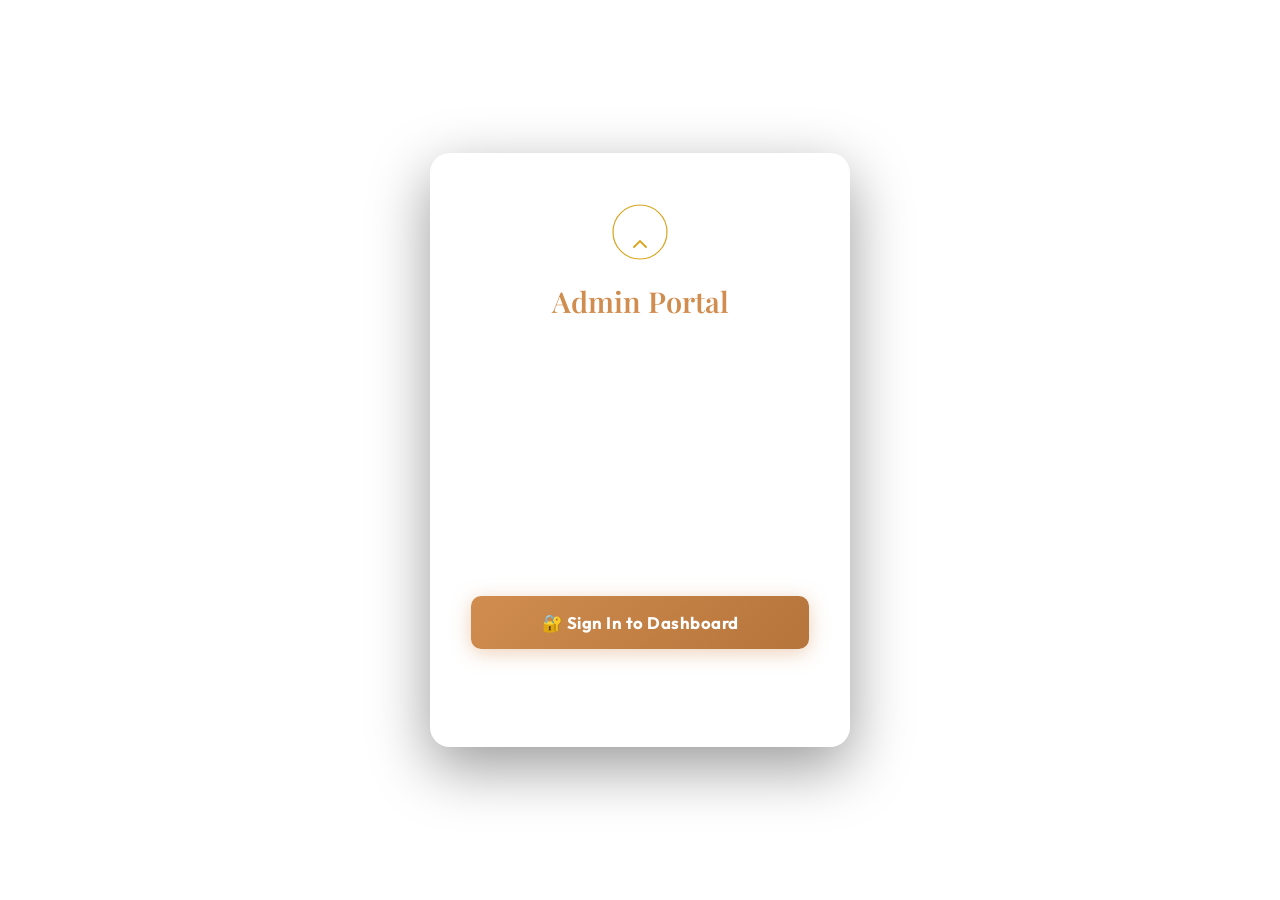
<file: src/main/resources/static/admin-login.html>
<!DOCTYPE html>
<html lang="en">

<head>
    <meta charset="UTF-8">
    <meta name="viewport" content="width=device-width, initial-scale=1.0">
    <title>APJ Bakery | Admin Login</title>
    <link rel="stylesheet" href="css/style.css">
    <link
        href="https://fonts.googleapis.com/css2?family=Outfit:wght@300;400;600;700&family=Playfair+Display:wght@600;700&display=swap"
        rel="stylesheet">
    <style>
        body {
            min-height: 100vh;
            display: flex;
            flex-direction: column;
            background: linear-gradient(135deg, #3e2723 0%, #5d3a1a 50%, #3e2723 100%);
            background-image: none;
        }

        .admin-login-wrapper {
            flex: 1;
            display: flex;
            align-items: center;
            justify-content: center;
            padding: 2rem;
        }

        .admin-login-card {
            background: rgba(255, 255, 255, 0.08);
            backdrop-filter: blur(20px);
            -webkit-backdrop-filter: blur(20px);
            border: 1px solid rgba(255, 255, 255, 0.15);
            border-radius: 20px;
            padding: 3rem 2.5rem;
            width: 100%;
            max-width: 420px;
            box-shadow: 0 20px 60px rgba(0, 0, 0, 0.4);
            animation: fadeInDown 0.6s ease-out;
        }

        .admin-login-brand {
            text-align: center;
            margin-bottom: 2.5rem;
        }

        .admin-login-brand .icon {
            font-size: 3rem;
            margin-bottom: 0.8rem;
            display: block;
            filter: drop-shadow(0 4px 8px rgba(0, 0, 0, 0.3));
        }

        .admin-login-brand h1 {
            font-family: 'Playfair Display', serif;
            color: #d18d4f;
            font-size: 1.8rem;
            margin-bottom: 0.3rem;
        }

        .admin-login-brand p {
            color: rgba(255, 255, 255, 0.55);
            font-size: 0.9rem;
        }

        .login-form {
            display: flex;
            flex-direction: column;
            gap: 1.2rem;
        }

        .field-group {
            display: flex;
            flex-direction: column;
            gap: 0.4rem;
        }

        .field-group label {
            color: rgba(255, 255, 255, 0.75);
            font-size: 0.85rem;
            font-weight: 600;
            letter-spacing: 0.5px;
            text-transform: uppercase;
        }

        .field-group input {
            width: 100%;
            background: rgba(255, 255, 255, 0.1);
            border: 1px solid rgba(255, 255, 255, 0.15);
            border-radius: 10px;
            padding: 0.9rem 1.2rem;
            color: white;
            font-size: 1rem;
            font-family: 'Outfit', sans-serif;
            outline: none;
            transition: all 0.3s ease;
        }

        .field-group input::placeholder {
            color: rgba(255, 255, 255, 0.35);
        }

        .field-group input:focus {
            border-color: #d18d4f;
            background: rgba(255, 255, 255, 0.15);
            box-shadow: 0 0 0 3px rgba(209, 141, 79, 0.25);
        }

        .btn-admin-login {
            width: 100%;
            padding: 1rem;
            background: linear-gradient(135deg, #d18d4f, #b5743b);
            color: white;
            border: none;
            border-radius: 10px;
            font-size: 1.05rem;
            font-weight: 700;
            font-family: 'Outfit', sans-serif;
            cursor: pointer;
            transition: all 0.3s ease;
            margin-top: 0.5rem;
            letter-spacing: 0.5px;
            box-shadow: 0 4px 20px rgba(209, 141, 79, 0.4);
        }

        .btn-admin-login:hover {
            transform: translateY(-2px);
            box-shadow: 0 8px 25px rgba(209, 141, 79, 0.55);
        }

        .btn-admin-login:active {
            transform: translateY(0);
        }

        .error-msg {
            background: rgba(229, 107, 85, 0.2);
            border: 1px solid rgba(229, 107, 85, 0.5);
            color: #ff8a75;
            padding: 0.8rem 1rem;
            border-radius: 8px;
            font-size: 0.9rem;
            text-align: center;
            display: none;
            animation: shake 0.4s ease-out;
        }

        .error-msg.visible {
            display: block;
        }

        .back-link {
            text-align: center;
            margin-top: 1.5rem;
        }

        .back-link a {
            color: rgba(255, 255, 255, 0.5);
            text-decoration: none;
            font-size: 0.88rem;
            transition: color 0.2s;
        }

        .back-link a:hover {
            color: rgba(255, 255, 255, 0.8);
        }

        @keyframes shake {

            0%,
            100% {
                transform: translateX(0);
            }

            25% {
                transform: translateX(-8px);
            }

            75% {
                transform: translateX(8px);
            }
        }

        @keyframes fadeInDown {
            from {
                opacity: 0;
                transform: translateY(-30px);
            }

            to {
                opacity: 1;
                transform: translateY(0);
            }
        }
    </style>
</head>

<body>
    <div class="admin-login-wrapper">
        <div class="admin-login-card">
            <div class="admin-login-brand">
                <svg class="logo-icon" viewBox="0 0 100 100" fill="none" xmlns="http://www.w3.org/2000/svg"
                    style="width: 60px; height: 60px; margin: 0 auto 1rem auto; display: block;">
                    <circle cx="50" cy="50" r="45" stroke="#DAA520" stroke-width="2" />
                    <path d="M30 65C30 50 40 40 50 40C60 40 70 50 70 65" stroke="#fff" stroke-width="4"
                        stroke-linecap="round" />
                    <path d="M40 75L50 65L60 75" stroke="#DAA520" stroke-width="3" stroke-linecap="round" />
                </svg>
                <h1>Admin Portal</h1>
                <p>APJ Bakery — Kitchen Management</p>
            </div>

            <form class="login-form" id="loginForm" onsubmit="handleLogin(event)">
                <div class="field-group">
                    <label for="adminUser">Username</label>
                    <input type="text" id="adminUser" placeholder="Enter username" autocomplete="username" required>
                </div>
                <div class="field-group">
                    <label for="adminPass">Password</label>
                    <input type="password" id="adminPass" placeholder="Enter password" autocomplete="current-password"
                        required>
                </div>

                <div class="error-msg" id="errorMsg">
                    ❌ Invalid username or password. Please try again.
                </div>

                <button type="submit" class="btn-admin-login" id="loginBtn">🔐 Sign In to Dashboard</button>
            </form>

            <div class="back-link">
                <a href="index.html">← Back to Storefront</a>
            </div>
        </div>
    </div>

    <script>
        // Redirect if already logged in as admin
        if (sessionStorage.getItem('adminLoggedIn') === 'true') {
            window.location.href = 'admin.html';
        }

        function handleLogin(event) {
            event.preventDefault();

            const username = document.getElementById('adminUser').value.trim();
            const password = document.getElementById('adminPass').value.trim();
            const errorMsg = document.getElementById('errorMsg');
            const btn = document.getElementById('loginBtn');

            // Hardcoded admin credentials
            const ADMIN_USER = 'admin';
            const ADMIN_PASS = 'admin123';

            if (username === ADMIN_USER && password === ADMIN_PASS) {
                btn.textContent = '✅ Logging in...';
                btn.disabled = true;
                sessionStorage.setItem('adminLoggedIn', 'true');
                setTimeout(() => {
                    window.location.href = 'admin.html';
                }, 800);
            } else {
                errorMsg.classList.add('visible');
                document.getElementById('adminPass').value = '';
                document.getElementById('adminPass').focus();
                setTimeout(() => errorMsg.classList.remove('visible'), 4000);
            }
        }
    </script>
</body>

</html>
</file>
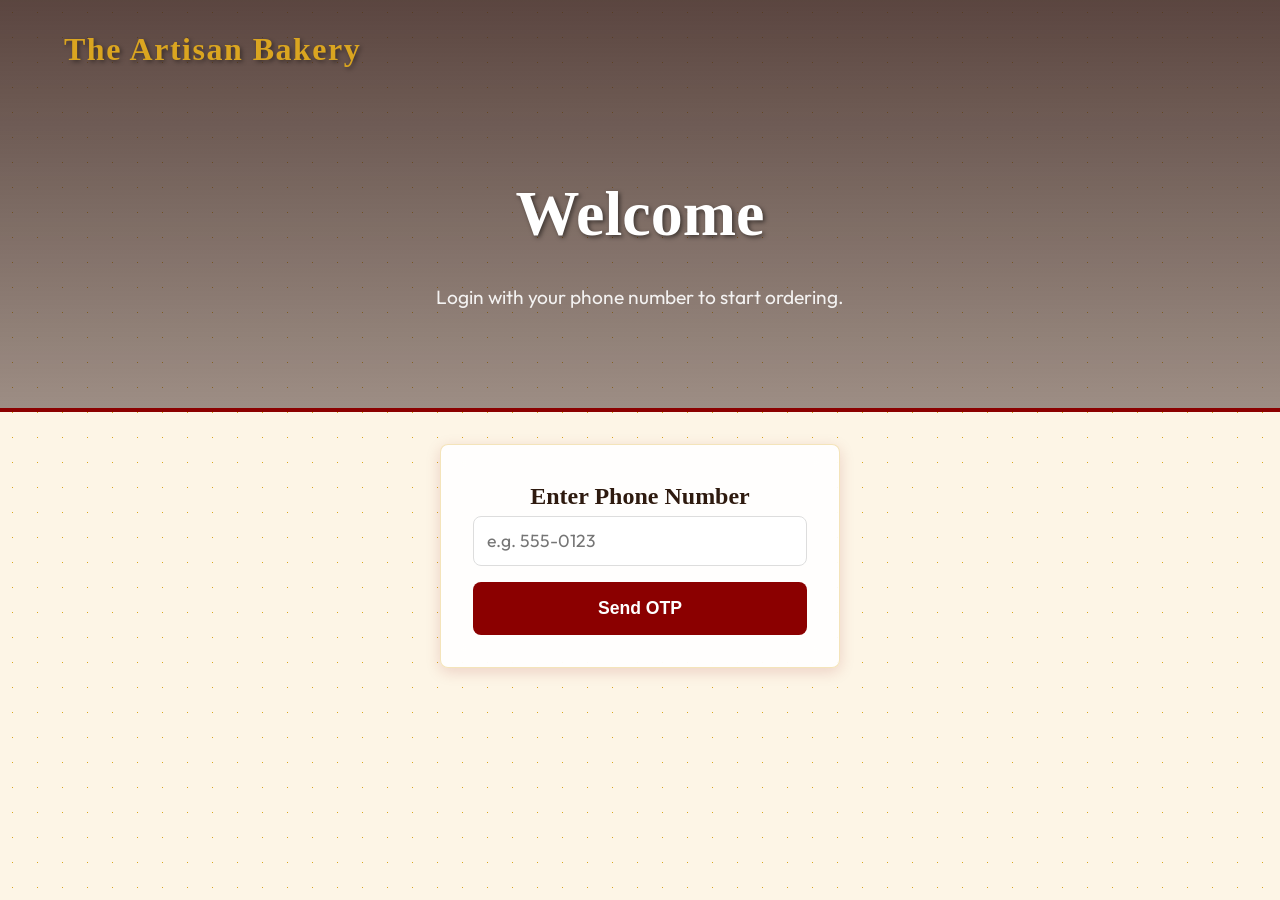
<file: src/main/resources/static/login.html>
<!DOCTYPE html>
<html lang="en">

<head>
    <meta charset="UTF-8">
    <meta name="viewport" content="width=device-width, initial-scale=1.0">
    <title>The Artisan Bakery | Login</title>
    <link rel="stylesheet" href="css/style.css">
    <link href="https://fonts.googleapis.com/css2?family=Outfit:wght@300;400;600;700&display=swap" rel="stylesheet">
    <style>
        .login-container {
            max-width: 400px;
            margin: 5rem auto;
            padding: 2rem;
            text-align: center;
        }

        .login-container input {
            width: 100%;
            margin-bottom: 1rem;
            padding: 0.8rem;
            font-size: 1.1rem;
        }

        #otp-section {
            display: none;
        }
    </style>
</head>

<body>
    <header class="hero mini">
        <nav class="navbar">
            <div class="logo">The Artisan Bakery</div>
        </nav>
        <div class="hero-content">
            <h1>Welcome</h1>
            <p>Login with your phone number to start ordering.</p>
        </div>
    </header>

    <main class="container" style="display:block;">
        <section class="login-container glass-panel">
            <div id="phone-section">
                <h2>Enter Phone Number</h2>
                <input type="text" id="phoneNumber" placeholder="e.g. 555-0123" required>
                <button class="btn-primary" onclick="requestOtp()">Send OTP</button>
            </div>

            <div id="otp-section">
                <h2>Verify OTP</h2>
                <p>Mock hint: enter 1234</p>
                <input type="text" id="otpCode" placeholder="Enter 4-digit OTP" required>
                <button class="btn-primary" onclick="verifyOtp()">Verify & Login</button>
            </div>
        </section>
    </main>

    <div id="toast" class="toast"></div>

    <script src="js/app.js"></script>
    <script>
        // Redirect if already logged in
        if (localStorage.getItem('userPhone')) {
            window.location.href = 'index.html';
        }
    </script>
</body>

</html>
</file>
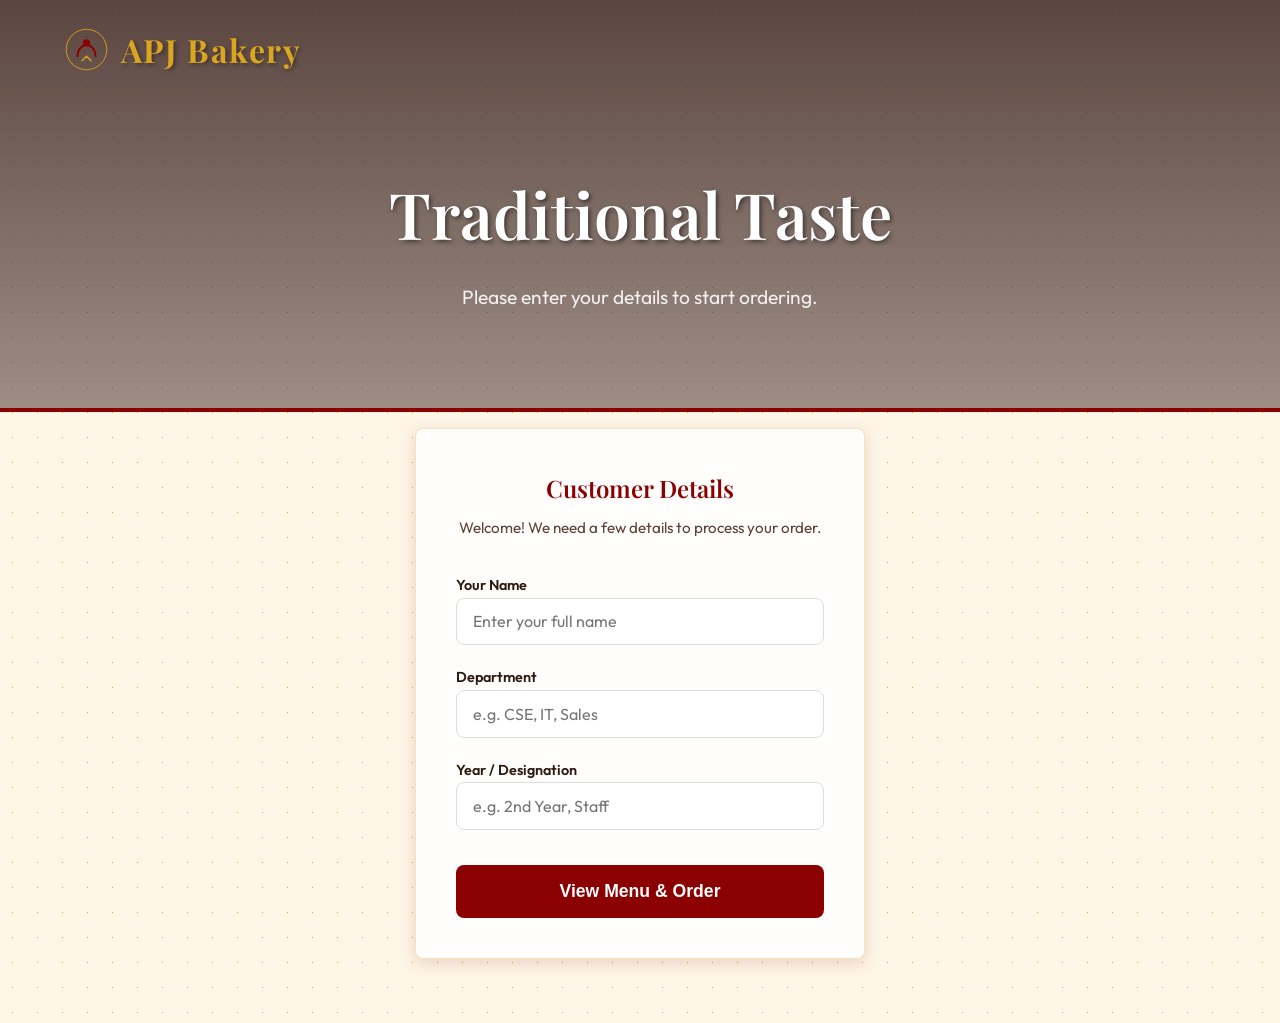
<file: src/main/resources/static/QRlogin.html>
<!DOCTYPE html>
<html lang="en">

<head>
    <meta charset="UTF-8">
    <meta name="viewport" content="width=device-width, initial-scale=1.0">
    <title>APJ Bakery | Welcome</title>
    <link rel="stylesheet" href="css/style.css">
    <link
        href="https://fonts.googleapis.com/css2?family=Outfit:wght@300;400;600;700&family=Playfair+Display:ital,wght@0,600;1,600&display=swap"
        rel="stylesheet">
    <style>
        .login-card {
            max-width: 450px;
            margin: 4rem auto;
            padding: 2.5rem;
            text-align: center;
        }

        .login-card h2 {
            margin-bottom: 0.5rem;
            color: var(--primary-color);
        }

        .login-card p {
            color: var(--text-muted);
            font-size: 0.95rem;
            margin-bottom: 2rem;
        }

        .login-form {
            display: flex;
            flex-direction: column;
            gap: 1.2rem;
            text-align: left;
        }

        .login-form label {
            font-weight: 600;
            font-size: 0.9rem;
            color: var(--text-main);
            margin-bottom: -0.5rem;
        }

        .login-form input {
            width: 100%;
            padding: 0.8rem 1rem;
            border: 1px solid #ddd;
            border-radius: 8px;
            font-family: inherit;
            font-size: 1rem;
            transition: var(--transition);
        }

        .login-form input:focus {
            border-color: var(--primary-color);
            box-shadow: 0 0 0 3px rgba(139, 0, 0, 0.1);
            outline: none;
        }

        .table-indicator {
            display: inline-flex;
            align-items: center;
            gap: 8px;
            background: rgba(218, 165, 32, 0.15);
            padding: 0.5rem 1.2rem;
            border-radius: 50px;
            color: var(--primary-color);
            font-weight: 700;
            margin-bottom: 1.5rem;
            border: 1px solid rgba(218, 165, 32, 0.3);
        }

        .pulse-dot {
            width: 8px;
            height: 8px;
            background: var(--primary-color);
            border-radius: 50%;
            animation: pulse 2s infinite;
        }
    </style>
</head>

<body>
    <header class="hero mini">
        <nav class="navbar">
            <div class="logo">
                <svg class="logo-icon" viewBox="0 0 100 100" fill="none" xmlns="http://www.w3.org/2000/svg">
                    <circle cx="50" cy="50" r="45" stroke="#DAA520" stroke-width="2" />
                    <path d="M30 65C30 50 40 40 50 40C60 40 70 50 70 65" stroke="#8B0000" stroke-width="4"
                        stroke-linecap="round" />
                    <path d="M40 75L50 65L60 75" stroke="#DAA520" stroke-width="3" stroke-linecap="round" />
                    <circle cx="50" cy="35" r="8" fill="#8B0000" />
                </svg>
                APJ Bakery
            </div>
        </nav>
        <div class="hero-content">
            <h1>Traditional Taste</h1>
            <p>Please enter your details to start ordering.</p>
        </div>
    </header>

    <main class="container" style="display: block;">
        <div class="login-card glass-panel">
            <div id="table-badge-container" class="table-indicator" style="display: none;">
                <span class="pulse-dot"></span>
                <span>Ordering for Table: <span id="display-table-id"></span></span>
            </div>

            <h2>Customer Details</h2>
            <p>Welcome! We need a few details to process your order.</p>

            <form id="qr-login-form" class="login-form">
                <div class="form-group-item">
                    <label for="custName">Your Name</label>
                    <input type="text" id="custName" placeholder="Enter your full name" required>
                </div>
                <div class="form-group-item">
                    <label for="custDept">Department</label>
                    <input type="text" id="custDept" placeholder="e.g. CSE, IT, Sales" required>
                </div>
                <div class="form-group-item">
                    <label for="custYear">Year / Designation</label>
                    <input type="text" id="custYear" placeholder="e.g. 2nd Year, Staff" required>
                </div>
                <button type="submit" class="btn-primary" style="margin-top: 1rem;">View Menu & Order</button>
            </form>
        </div>
    </main>

    <div id="toast" class="toast"></div>

    <script src="js/app.js"></script>
    <script>
        document.addEventListener('DOMContentLoaded', () => {
            const urlParams = new URLSearchParams(window.location.search);
            const tableId = urlParams.get('table');
            
            if (tableId) {
                document.getElementById('table-badge-container').style.display = 'inline-flex';
                document.getElementById('display-table-id').textContent = tableId;
                localStorage.setItem('currentTableId', tableId);
            }

            const loginForm = document.getElementById('qr-login-form');
            loginForm.addEventListener('submit', (e) => {
                e.preventDefault();
                
                const name = document.getElementById('custName').value.trim();
                const dept = document.getElementById('custDept').value.trim();
                const year = document.getElementById('custYear').value.trim();

                if (!name || !dept || !year) {
                    showToast('Please fill all details', 'error');
                    return;
                }

                localStorage.setItem('custName', name);
                localStorage.setItem('custDept', dept);
                localStorage.setItem('custYear', year);

                showToast('Welcome ' + name + '! Loading menu...');
                
                setTimeout(() => {
                    window.location.href = 'index.html';
                }, 1000);
            });
        });
    </script>
</body>

</html>
</file>
<file: src/main/resources/static/css/style.css>
:root {
    --primary-color: #8B0000;
    /* Deep Maroon - Tamil Traditional */
    --primary-dark: #660000;
    --secondary-color: #DAA520;
    /* Goldenrod - Elegant Gold */
    --bg-color: #FDF5E6;
    /* Old Lace / Parchment Background */
    --surface-color: rgba(255, 255, 255, 0.9);
    --text-main: #2E1A0F;
    /* Deep Brown Text */
    --text-muted: #5D4037;
    --danger: #D32F2F;
    --success: #388E3C;
    --border-radius: 8px;
    /* Slightly Sharper for Traditional Look */
    --glass-shadow: 0 4px 15px rgba(139, 0, 0, 0.15);
    --glass-border: 1px solid rgba(218, 165, 32, 0.3);
    --transition: all 0.3s ease-in-out;
}

* {
    box-sizing: border-box;
    margin: 0;
    padding: 0;
}

body {
    font-family: 'Outfit', sans-serif;
    background-color: var(--bg-color);
    color: var(--text-main);
    line-height: 1.6;
    overflow-x: hidden;
    background-image: radial-gradient(var(--secondary-color) 0.5px, transparent 0.5px);
    background-size: 25px 25px;
}

h1,
h2,
h3,
h4 {
    font-family: 'Playfair Display', serif;
    font-weight: 600;
}

/* Glassmorphism utility */
.glass-panel {
    background: var(--surface-color);
    backdrop-filter: blur(12px);
    -webkit-backdrop-filter: blur(12px);
    border: var(--glass-border);
    box-shadow: var(--glass-shadow);
    border-radius: var(--border-radius);
}

/* Hero & Nav */
.hero {
    background: linear-gradient(to bottom, rgba(62, 39, 35, 0.85), rgba(62, 39, 35, 0.5)), url('https://images.unsplash.com/photo-1549903072-7e6e0d234247?ixlib=rb-1.2.1&auto=format&fit=crop&w=1920&q=80') center/cover;
    color: white;
    padding-bottom: 4rem;
    position: relative;
    border-bottom: 4px solid var(--primary-color);
}

.hero.mini {
    padding-bottom: 2rem;
    background-position: top;
}

.navbar {
    display: flex;
    justify-content: space-between;
    align-items: center;
    padding: 1.5rem 5%;
}

.logo {
    display: flex;
    align-items: center;
    gap: 12px;
    font-family: 'Playfair Display', serif;
    font-size: 2rem;
    font-weight: 700;
    color: var(--primary-color);
    letter-spacing: 1.5px;
    text-shadow: 1px 1px 0px var(--secondary-color);
}

.hero .logo {
    color: var(--secondary-color);
    text-shadow: 2px 2px 4px rgba(0, 0, 0, 0.4);
}

.logo-icon {
    width: 45px;
    height: 45px;
}

.nav-links {
    list-style: none;
    display: flex;
    gap: 2rem;
}

.nav-links a {
    color: rgba(255, 255, 255, 0.8);
    text-decoration: none;
    font-weight: 600;
    transition: var(--transition);
    position: relative;
}

.nav-links a:hover,
.nav-links a.active {
    color: white;
}

.nav-links a::after {
    content: '';
    position: absolute;
    width: 0%;
    height: 2px;
    bottom: -4px;
    left: 0;
    background-color: var(--primary-color);
    transition: var(--transition);
}

.nav-links a:hover::after,
.nav-links a.active::after {
    width: 100%;
}

.table-badge {
    background: rgba(255, 255, 255, 0.15);
    backdrop-filter: blur(5px);
    border: 1px solid rgba(255, 255, 255, 0.3);
    padding: 0.4rem 1rem;
    border-radius: 50px;
    font-weight: 700;
    font-size: 0.9rem;
    color: white;
    display: flex;
    align-items: center;
    gap: 8px;
    margin-left: 1rem;
}

.pulse-dot {
    width: 8px;
    height: 8px;
    background: #27ae60;
    border-radius: 50%;
    box-shadow: 0 0 0 rgba(39, 174, 96, 0.4);
    animation: pulse 2s infinite;
}

@keyframes pulse {
    0% {
        box-shadow: 0 0 0 0 rgba(39, 174, 96, 0.7);
    }

    70% {
        box-shadow: 0 0 0 10px rgba(39, 174, 96, 0);
    }

    100% {
        box-shadow: 0 0 0 0 rgba(39, 174, 96, 0);
    }
}

.lang-select {
    background: rgba(255, 255, 255, 0.1);
    border: 1px solid rgba(255, 255, 255, 0.3);
    color: white;
    padding: 0.3rem 0.6rem;
    border-radius: 6px;
    font-size: 0.85rem;
    font-family: inherit;
    font-weight: 600;
    cursor: pointer;
    outline: none;
    transition: var(--transition);
}

.lang-select:hover {
    background: rgba(255, 255, 255, 0.2);
    border-color: var(--primary-color);
}

.lang-select option {
    background: var(--secondary-color);
    color: white;
}

.hero-content {
    text-align: center;
    padding: 4rem 1rem;
    animation: fadeInDown 1s ease-out forwards;
}

.hero-content h1 {
    font-size: 4rem;
    margin-bottom: 1rem;
    text-shadow: 2px 2px 4px rgba(0, 0, 0, 0.5);
}

.hero-content p {
    font-size: 1.2rem;
    opacity: 0.9;
}

/* Layout */
.container {
    max-width: 1200px;
    margin: -3rem auto 2rem auto;
    padding: 0 1.5rem;
    display: grid;
    grid-template-columns: 1fr 350px;
    gap: 2rem;
    position: relative;
    z-index: 10;
}

.table-tracker {
    grid-column: 1 / -1;
}

/* Setup Section */
.ordering-setup {
    grid-column: 1 / -1;
    padding: 1.5rem 2rem;
    display: flex;
    align-items: center;
    justify-content: space-between;
    margin-bottom: 2rem;
    animation: slideUp 0.8s ease-out forwards;
}

.form-group {
    display: flex;
    align-items: center;
    gap: 1rem;
}

.form-group.inline {
    justify-content: center;
    margin-top: 1rem;
}

input[type="number"],
input[type="text"] {
    padding: 0.5rem 1rem;
    border: 1px solid #ddd;
    border-radius: 8px;
    font-size: 1.1rem;
    font-family: inherit;
    width: 100px;
    outline: none;
    transition: var(--transition);
}

input[type="number"]:focus {
    border-color: var(--primary-color);
    box-shadow: 0 0 0 3px rgba(209, 141, 79, 0.2);
}

/* Menu */
.menu-section {
    animation: fadeIn 1s ease-out forwards;
}

.section-title {
    font-size: 2rem;
    margin-bottom: 1.5rem;
    color: var(--secondary-color);
}

.menu-filters {
    display: flex;
    gap: 1rem;
    margin-bottom: 2rem;
    overflow-x: auto;
    padding-bottom: 0.5rem;
}

.filter-btn {
    background: transparent;
    border: 2px solid var(--primary-color);
    color: var(--primary-color);
    padding: 0.5rem 1.2rem;
    border-radius: 20px;
    cursor: pointer;
    font-weight: 600;
    transition: var(--transition);
    white-space: nowrap;
}

.filter-btn:hover,
.filter-btn.active {
    background: var(--primary-color);
    color: white;
}

.menu-grid {
    display: grid;
    grid-template-columns: repeat(auto-fill, minmax(260px, 1fr));
    gap: 1.5rem;
}

.menu-card {
    background: white;
    border-radius: var(--border-radius);
    overflow: hidden;
    border: 1px solid #eee;
    border-top: 4px solid var(--primary-color);
    box-shadow: 0 4px 15px rgba(0, 0, 0, 0.05);
    transition: var(--transition);
    position: relative;
    display: flex;
    flex-direction: column;
}

.menu-card:hover {
    transform: translateY(-5px);
    border-color: var(--secondary-color);
    box-shadow: 0 10px 25px rgba(139, 0, 0, 0.15);
}

.card-img-container {
    height: 180px;
    overflow: hidden;
}

.card-img {
    width: 100%;
    height: 100%;
    object-fit: cover;
    transition: transform 0.5s ease;
}

.menu-card:hover .card-img {
    transform: scale(1.05);
}

.card-content {
    padding: 1.2rem;
    flex-grow: 1;
    display: flex;
    flex-direction: column;
}

.card-title {
    font-size: 1.2rem;
    color: var(--secondary-color);
    margin-bottom: 0.5rem;
}

.card-desc {
    color: var(--text-muted);
    font-size: 0.9rem;
    margin-bottom: 1rem;
    flex-grow: 1;
}

.card-footer {
    display: flex;
    justify-content: space-between;
    align-items: center;
    margin-top: auto;
}

.card-price {
    font-weight: 700;
    font-size: 1.2rem;
    color: var(--primary-color);
}

.add-btn {
    background: var(--secondary-color);
    color: white;
    border: none;
    width: 36px;
    height: 36px;
    border-radius: 50%;
    font-size: 1.2rem;
    cursor: pointer;
    transition: var(--transition);
    display: flex;
    align-items: center;
    justify-content: center;
}

.add-btn:hover {
    background: var(--primary-color);
    transform: rotate(90deg);
}

/* Sidebar Cart */
.cart-sidebar {
    padding: 1.5rem;
    display: flex;
    flex-direction: column;
    height: fit-content;
    position: sticky;
    top: 2rem;
    max-height: calc(100vh - 4rem);
}

.cart-header {
    display: flex;
    justify-content: space-between;
    align-items: center;
    margin-bottom: 1.5rem;
    border-bottom: 1px solid #eee;
    padding-bottom: 1rem;
}

.cart-header h3 {
    color: var(--secondary-color);
}

.badge {
    background: var(--primary-color);
    color: white;
    padding: 0.2rem 0.6rem;
    border-radius: 12px;
    font-size: 0.8rem;
    font-weight: 700;
}

.cart-items {
    flex-grow: 1;
    overflow-y: auto;
    margin-bottom: 1rem;
    min-height: 150px;
}

.cart-item {
    display: flex;
    justify-content: space-between;
    align-items: center;
    padding: 0.8rem 0;
    border-bottom: 1px dashed #eee;
    animation: slideLeft 0.3s ease-out forwards;
}

.cart-item-info h4 {
    font-size: 0.9rem;
    color: var(--text-main);
    font-family: 'Outfit', sans-serif;
}

.cart-item-price {
    font-size: 0.85rem;
    color: var(--text-muted);
}

.cart-item-actions {
    display: flex;
    align-items: center;
    gap: 0.5rem;
}

.qty-btn {
    background: #f0ebe1;
    border: none;
    width: 24px;
    height: 24px;
    border-radius: 4px;
    cursor: pointer;
    color: var(--secondary-color);
    transition: background 0.2s;
}

.qty-btn:hover {
    background: #e2d8c9;
}

.empty-cart-msg {
    text-align: center;
    color: var(--text-muted);
    font-style: italic;
    margin-top: 2rem;
}

.cart-footer {
    border-top: 2px solid #eee;
    padding-top: 1rem;
}

.cart-total {
    display: flex;
    justify-content: space-between;
    font-size: 1.3rem;
    font-weight: 700;
    color: var(--secondary-color);
    margin-bottom: 1rem;
}

.btn-primary {
    width: 100%;
    padding: 1rem;
    background: var(--primary-color);
    color: white;
    border: none;
    border-radius: 8px;
    font-size: 1.1rem;
    font-weight: 600;
    cursor: pointer;
    transition: var(--transition);
}

.btn-primary:hover:not(:disabled) {
    background: var(--primary-dark);
    box-shadow: 0 4px 15px rgba(209, 141, 79, 0.4);
}

.btn-primary:disabled {
    background: #ccc;
    cursor: not-allowed;
}

/* Animations */
@keyframes fadeInDown {
    from {
        opacity: 0;
        transform: translateY(-30px);
    }

    to {
        opacity: 1;
        transform: translateY(0);
    }
}

@keyframes slideUp {
    from {
        opacity: 0;
        transform: translateY(30px);
    }

    to {
        opacity: 1;
        transform: translateY(0);
    }
}

@keyframes fadeIn {
    from {
        opacity: 0;
    }

    to {
        opacity: 1;
    }
}

@keyframes slideLeft {
    from {
        opacity: 0;
        transform: translateX(20px);
    }

    to {
        opacity: 1;
        transform: translateX(0);
    }
}

/* Toast */
.toast {
    position: fixed;
    bottom: 20px;
    right: 20px;
    background: var(--secondary-color);
    color: white;
    padding: 1rem 1.5rem;
    border-radius: 8px;
    box-shadow: 0 4px 20px rgba(0, 0, 0, 0.2);
    display: flex;
    align-items: center;
    gap: 1rem;
    z-index: 1000;
    transform: translateY(100px);
    opacity: 0;
    transition: var(--transition);
}

.toast.show {
    transform: translateY(0);
    opacity: 1;
}

.toast.success {
    border-left: 4px solid var(--success);
}

.toast.error {
    border-left: 4px solid var(--danger);
}

/* Table Orders Tracker */
.tracker-header {
    text-align: center;
    margin-bottom: 2rem;
}

.order-history-card {
    background: white;
    border-radius: var(--border-radius);
    padding: 1.5rem;
    margin-bottom: 1.5rem;
    box-shadow: 0 2px 10px rgba(0, 0, 0, 0.03);
    border-left: 5px solid #ccc;
}

.order-history-card.status-PENDING {
    border-color: #f39c12;
}

.order-history-card.status-PREPARING {
    border-color: #3498db;
}

.order-history-card.status-READY {
    border-color: #2ecc71;
}

.order-history-card.status-COMPLETED {
    border-color: #95a5a6;
}

.order-history-header {
    display: flex;
    justify-content: space-between;
    border-bottom: 1px solid #eee;
    padding-bottom: 1rem;
    margin-bottom: 1rem;
}

.status-badge {
    padding: 0.3rem 0.8rem;
    border-radius: 20px;
    font-size: 0.8rem;
    font-weight: 700;
    text-transform: uppercase;
}

.status-badge.PENDING {
    background: #fdf2e9;
    color: #e67e22;
}

.status-badge.PREPARING {
    background: #ebf5fb;
    color: #2980b9;
}

.status-badge.READY {
    background: #eafaf1;
    color: #27ae60;
}

.status-badge.COMPLETED {
    background: #f2f4f4;
    color: #7f8c8d;
}

.order-history-items {
    list-style: none;
}

.order-history-item {
    display: flex;
    justify-content: space-between;
    padding: 0.5rem 0;
    font-size: 0.95rem;
}

/* Admin Dashboard */
.admin-body {
    background-color: #f4f6f8;
}

.admin-nav {
    background: var(--secondary-color);
    color: white;
    padding: 1rem 2rem;
    display: flex;
    justify-content: space-between;
    align-items: center;
}

.admin-nav a {
    color: white;
    text-decoration: none;
    opacity: 0.8;
}

.admin-container {
    padding: 2rem;
    max-width: 1400px;
    margin: 0 auto;
}

.admin-header {
    display: flex;
    justify-content: space-between;
    align-items: center;
    margin-bottom: 2rem;
}

.filters button,
.btn-refresh {
    padding: 0.5rem 1rem;
    border: 1px solid #ddd;
    background: white;
    border-radius: 6px;
    cursor: pointer;
    transition: var(--transition);
}

.filters button.active {
    background: var(--primary-color);
    color: white;
    border-color: var(--primary-color);
}

.orders-kanban {
    display: grid;
    grid-template-columns: repeat(3, 1fr);
    gap: 1.5rem;
}

.kanban-column {
    background: #eef2f5;
    border-radius: 8px;
    padding: 1rem;
    min-height: 500px;
}

.kanban-column h3 {
    text-align: center;
    margin-bottom: 1rem;
    color: var(--secondary-color);
    font-family: inherit;
    font-size: 1.2rem;
    border-bottom: 2px solid #ddd;
    padding-bottom: 0.5rem;
}

.admin-order-card {
    background: white;
    padding: 1rem;
    border-radius: 6px;
    box-shadow: 0 2px 5px rgba(0, 0, 0, 0.05);
    margin-bottom: 1rem;
    border-left: 4px solid #ccc;
    animation: fadeIn 0.5s ease-out;
}

.admin-order-header {
    display: flex;
    justify-content: space-between;
    font-weight: bold;
    margin-bottom: 0.5rem;
}

.admin-order-time {
    font-size: 0.8rem;
    color: #888;
    margin-bottom: 0.5rem;
}

.admin-order-items {
    font-size: 0.9rem;
    margin-bottom: 1rem;
    padding-bottom: 1rem;
    border-bottom: 1px solid #eee;
}

.admin-actions {
    display: flex;
    gap: 0.5rem;
}

.btn-action {
    flex: 1;
    padding: 0.5rem;
    border: none;
    border-radius: 4px;
    cursor: pointer;
    font-weight: bold;
    color: white;
    transition: 0.2s;
}

.btn-action.prepare {
    background: #3498db;
}

.btn-action.ready {
    background: #2ecc71;
}

.btn-action.complete {
    background: #95a5a6;
}

.btn-action:hover {
    opacity: 0.9;
    transform: scale(1.02);
}

/* Responsive */
/* Responsive */
@media (max-width: 900px) {
    .container {
        grid-template-columns: 1fr;
    }

    .cart-sidebar {
        position: static;
        margin-top: 2rem;
    }

    .orders-kanban {
        grid-template-columns: 1fr;
    }
}

/* Modal Overlay */
.modal-overlay {
    position: fixed;
    top: 0;
    left: 0;
    width: 100%;
    height: 100%;
    background: rgba(0, 0, 0, 0.6);
    backdrop-filter: blur(8px);
    display: none;
    justify-content: center;
    align-items: center;
    z-index: 2000;
    animation: fadeIn 0.3s ease-out;
}

.modal-content {
    width: 90%;
    max-width: 450px;
    padding: 2rem;
    position: relative;
    background: white;
    border-radius: 12px;
    border-top: 5px solid var(--primary-color);
}

.modal-header {
    display: flex;
    justify-content: space-between;
    align-items: center;
    margin-bottom: 1.5rem;
}

.close-modal {
    background: none;
    border: none;
    font-size: 2rem;
    cursor: pointer;
    color: var(--text-muted);
}

.payment-summary {
    background: #fdf2f2;
    padding: 1rem;
    border-radius: 8px;
    margin-bottom: 1.5rem;
}

.summary-row {
    display: flex;
    justify-content: space-between;
    margin-bottom: 0.5rem;
    font-size: 1.1rem;
}

.payment-methods h3 {
    font-size: 1.1rem;
    margin-bottom: 1rem;
    color: var(--primary-color);
}

.method-grid {
    display: grid;
    grid-template-columns: repeat(3, 1fr);
    gap: 10px;
    margin-bottom: 2rem;
}

.method-card {
    border: 2px solid #eee;
    padding: 1rem 0.5rem;
    border-radius: 12px;
    text-align: center;
    cursor: pointer;
    transition: var(--transition);
    position: relative;
}

.method-card input {
    position: absolute;
    opacity: 0;
}

.method-icon {
    font-size: 1.5rem;
    margin-bottom: 5px;
}

.method-card span {
    font-size: 0.8rem;
    font-weight: 600;
    display: block;
}

.method-card:hover {
    border-color: var(--secondary-color);
    background: #fffcf5;
}

.method-card.active,
.method-card:has(input:checked) {
    border-color: var(--primary-color);
    background: #fff5f5;
    box-shadow: 0 4px 10px rgba(139, 0, 0, 0.1);
}

.payment-security {
    text-align: center;
    font-size: 0.8rem;
    color: #888;
    margin-top: 1rem;
}

.pay-now-btn {
    padding: 1.2rem;
    font-size: 1.2rem;
}

/* Menu Item Badge */
.item-badge {
    position: absolute;
    top: 10px;
    right: 10px;
    background: var(--primary-color);
    color: white;
    padding: 2px 8px;
    border-radius: 12px;
    font-size: 0.8rem;
    font-weight: 700;
    box-shadow: 0 2px 5px rgba(0, 0, 0, 0.2);
    z-index: 5;
    display: none;
}
</file>
